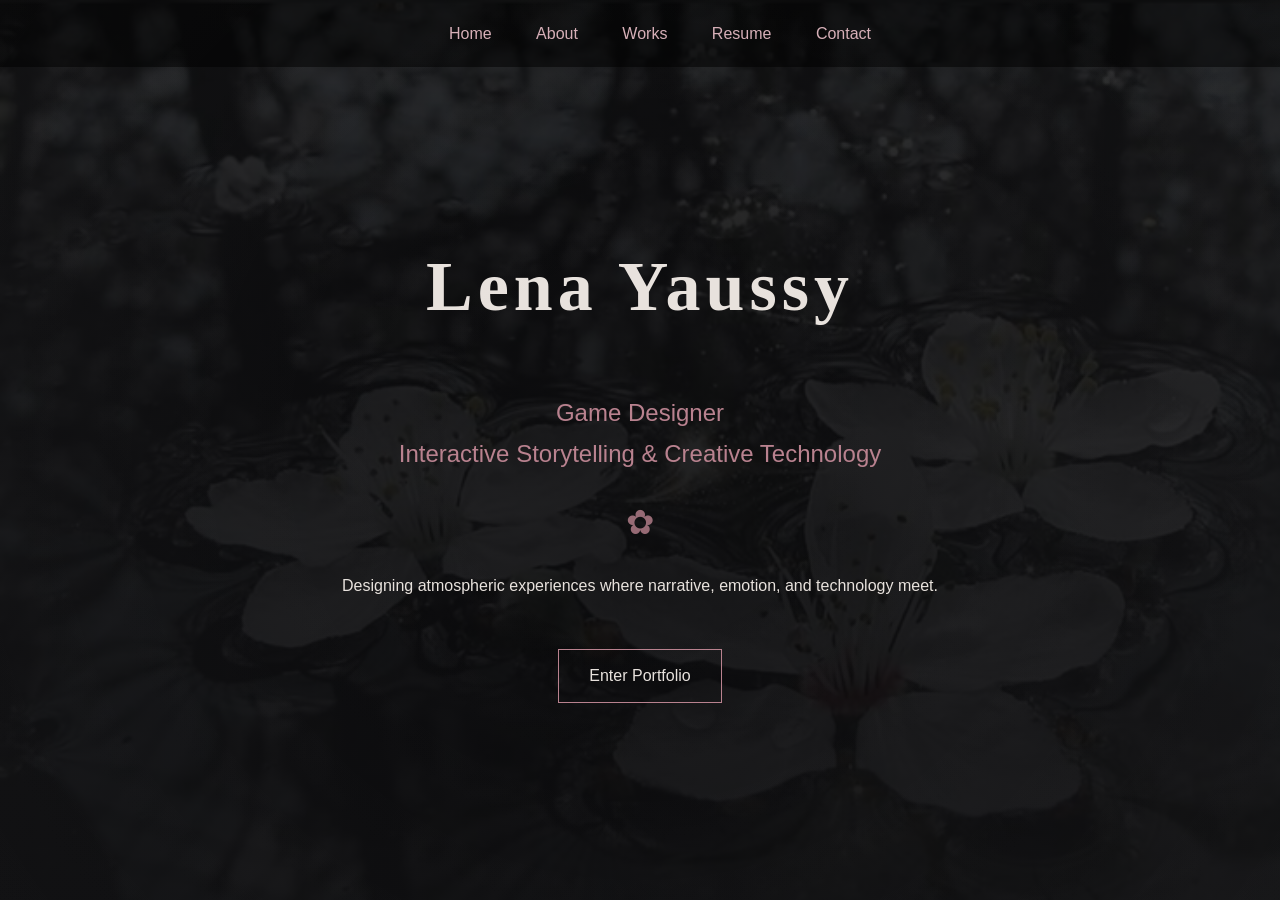
<file: index.html>
<!DOCTYPE html>
<html>

<head>
    <title>Lena Yaussy | Game Designer</title>
    <link rel="stylesheet" href="style.css">
</head>

<body>

<nav>

<a href="index.html">Home</a>

<a href="about.html">About</a>

<a href="works.html">Works</a>

<a href="resume.html">Resume</a>

<a href="contact.html">Contact</a>

</nav>


<header class="hero">

   <h1>Lena Yaussy</h1>

<h2>Game Designer<br>
Interactive Storytelling & Creative Technology</h2>

<p class="symbol">✿</p>

    <p>
        Designing atmospheric experiences where
        narrative, emotion, and technology meet.
    </p>

    <a class="button" href="works.html">
        Enter Portfolio
    </a>
</file>
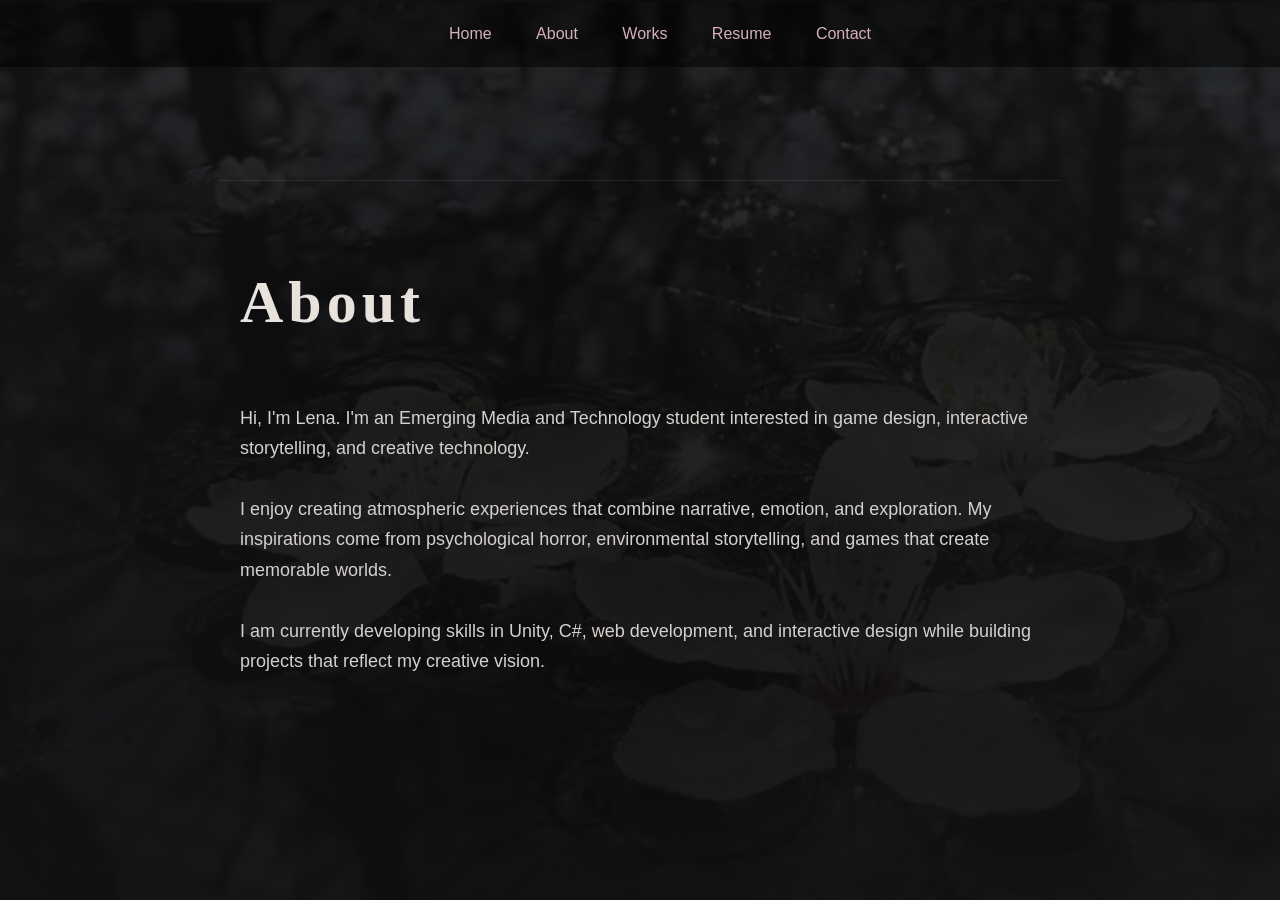
<file: about.html>
<!DOCTYPE html>
<html>

<head>

<title>About | Lena Yaussy</title>

<link rel="stylesheet" href="style.css">

</head>


<body>


<nav>

<a href="index.html">Home</a>

<a href="about.html">About</a>

<a href="works.html">Works</a>

<a href="resume.html">Resume</a>

<a href="contact.html">Contact</a>

</nav>



<section class="page">

<h1>About</h1>


<p>
Hi, I'm Lena. I'm an Emerging Media and Technology student interested in
game design, interactive storytelling, and creative technology.
</p>


<p>
I enjoy creating atmospheric experiences that combine narrative,
emotion, and exploration. My inspirations come from psychological horror,
environmental storytelling, and games that create memorable worlds.
</p>


<p>
I am currently developing skills in Unity, C#, web development,
and interactive design while building projects that reflect my creative vision.
</p>


</section>


</body>

</html>
</file>
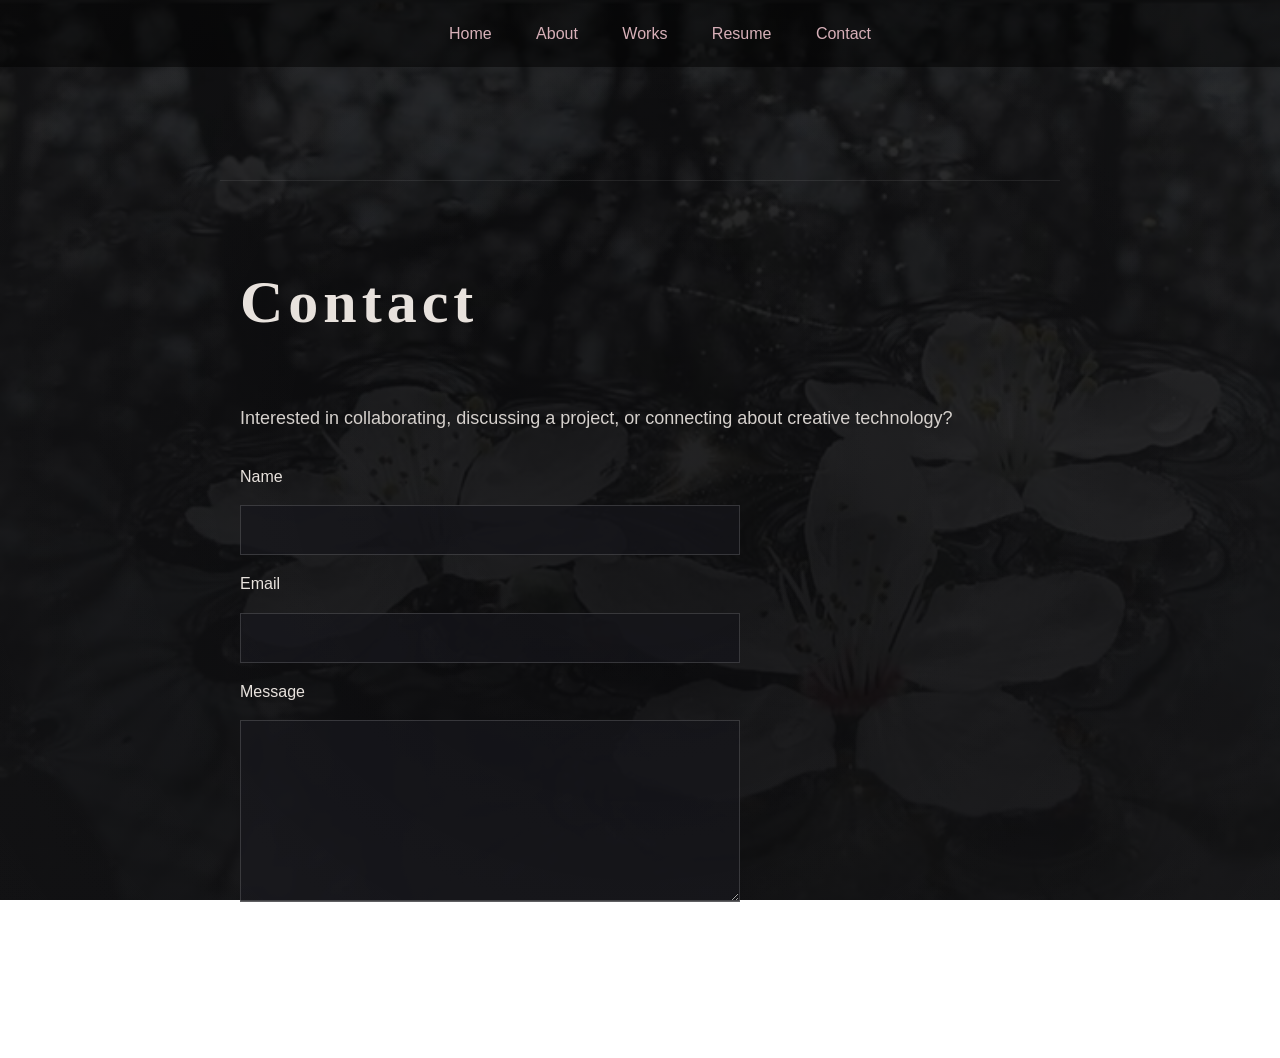
<file: contact.html>
<!DOCTYPE html>
<html>

<head>

<title>Contact | Lena Yaussy</title>

<link rel="stylesheet" href="style.css">

</head>


<body>


<nav>

<a href="index.html">Home</a>

<a href="about.html">About</a>

<a href="works.html">Works</a>

<a href="resume.html">Resume</a>

<a href="contact.html">Contact</a>

</nav>



<section class="page">


<h1>Contact</h1>


<p>
Interested in collaborating, discussing a project,
or connecting about creative technology?
</p>



<form action="https://formspree.io/f/xlgqgeoj" method="POST" class="contact-form">


<label>
Name
</label>

<input type="text" name="name">



<label>
Email
</label>

<input type="email" name="email">



<label>
Message
</label>

<textarea name="message"></textarea>



<button type="submit">
Send Message
</button>


</form>


</section>


</body>

</html>
</file>
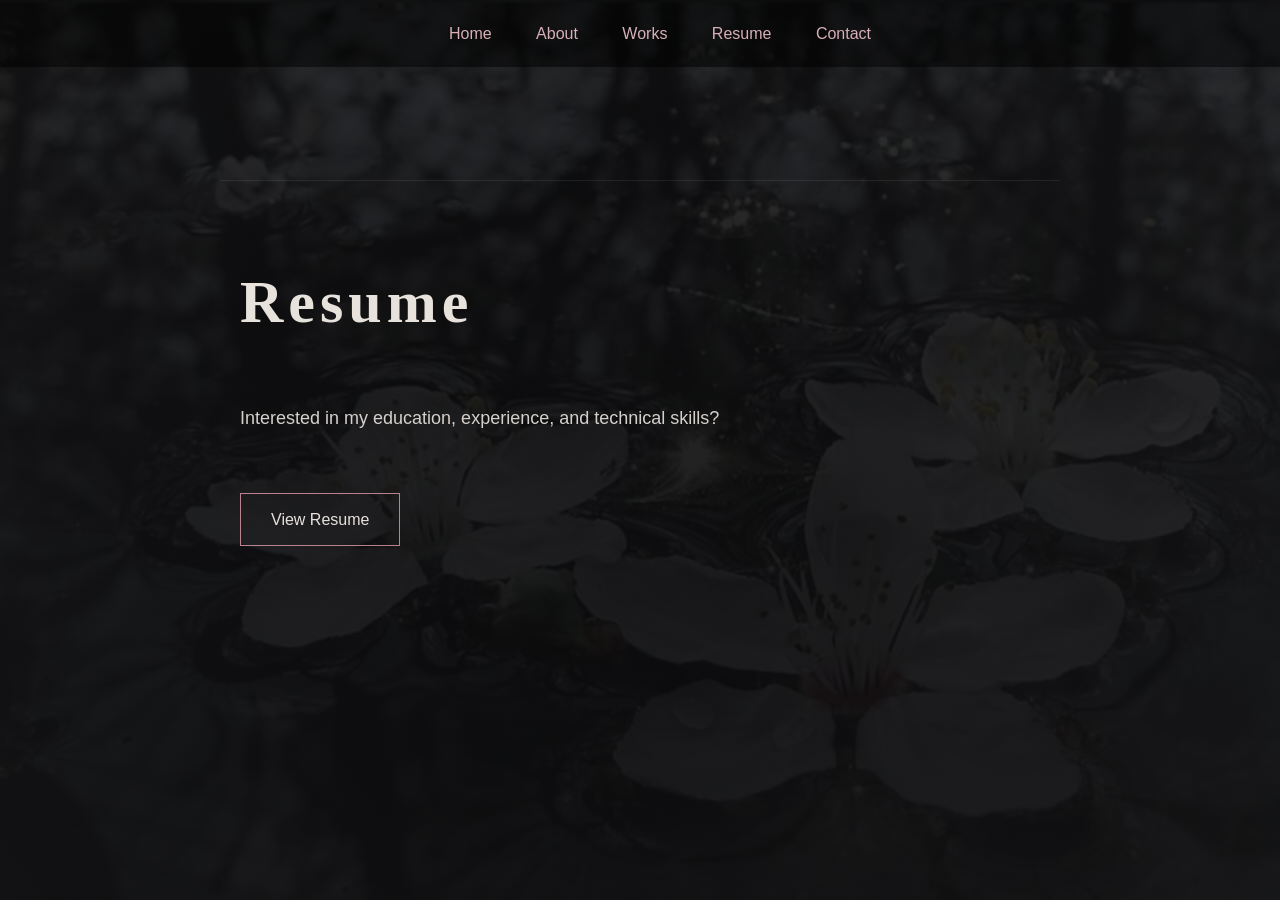
<file: resume.html>
<!DOCTYPE html>
<html>

<head>

<title>Resume | Lena Yaussy</title>

<link rel="stylesheet" href="style.css">

</head>


<body>


<nav>

<a href="index.html">Home</a>

<a href="about.html">About</a>

<a href="works.html">Works</a>

<a href="resume.html">Resume</a>

<a href="contact.html">Contact</a>

</nav>



<section class="page">


<h1>Resume</h1>


<p>
Interested in my education, experience, and technical skills?
</p>


<a class="button" href="assets/resume.pdf" target="_blank">
View Resume
</a>


</section>


</body>

</html>
</file>
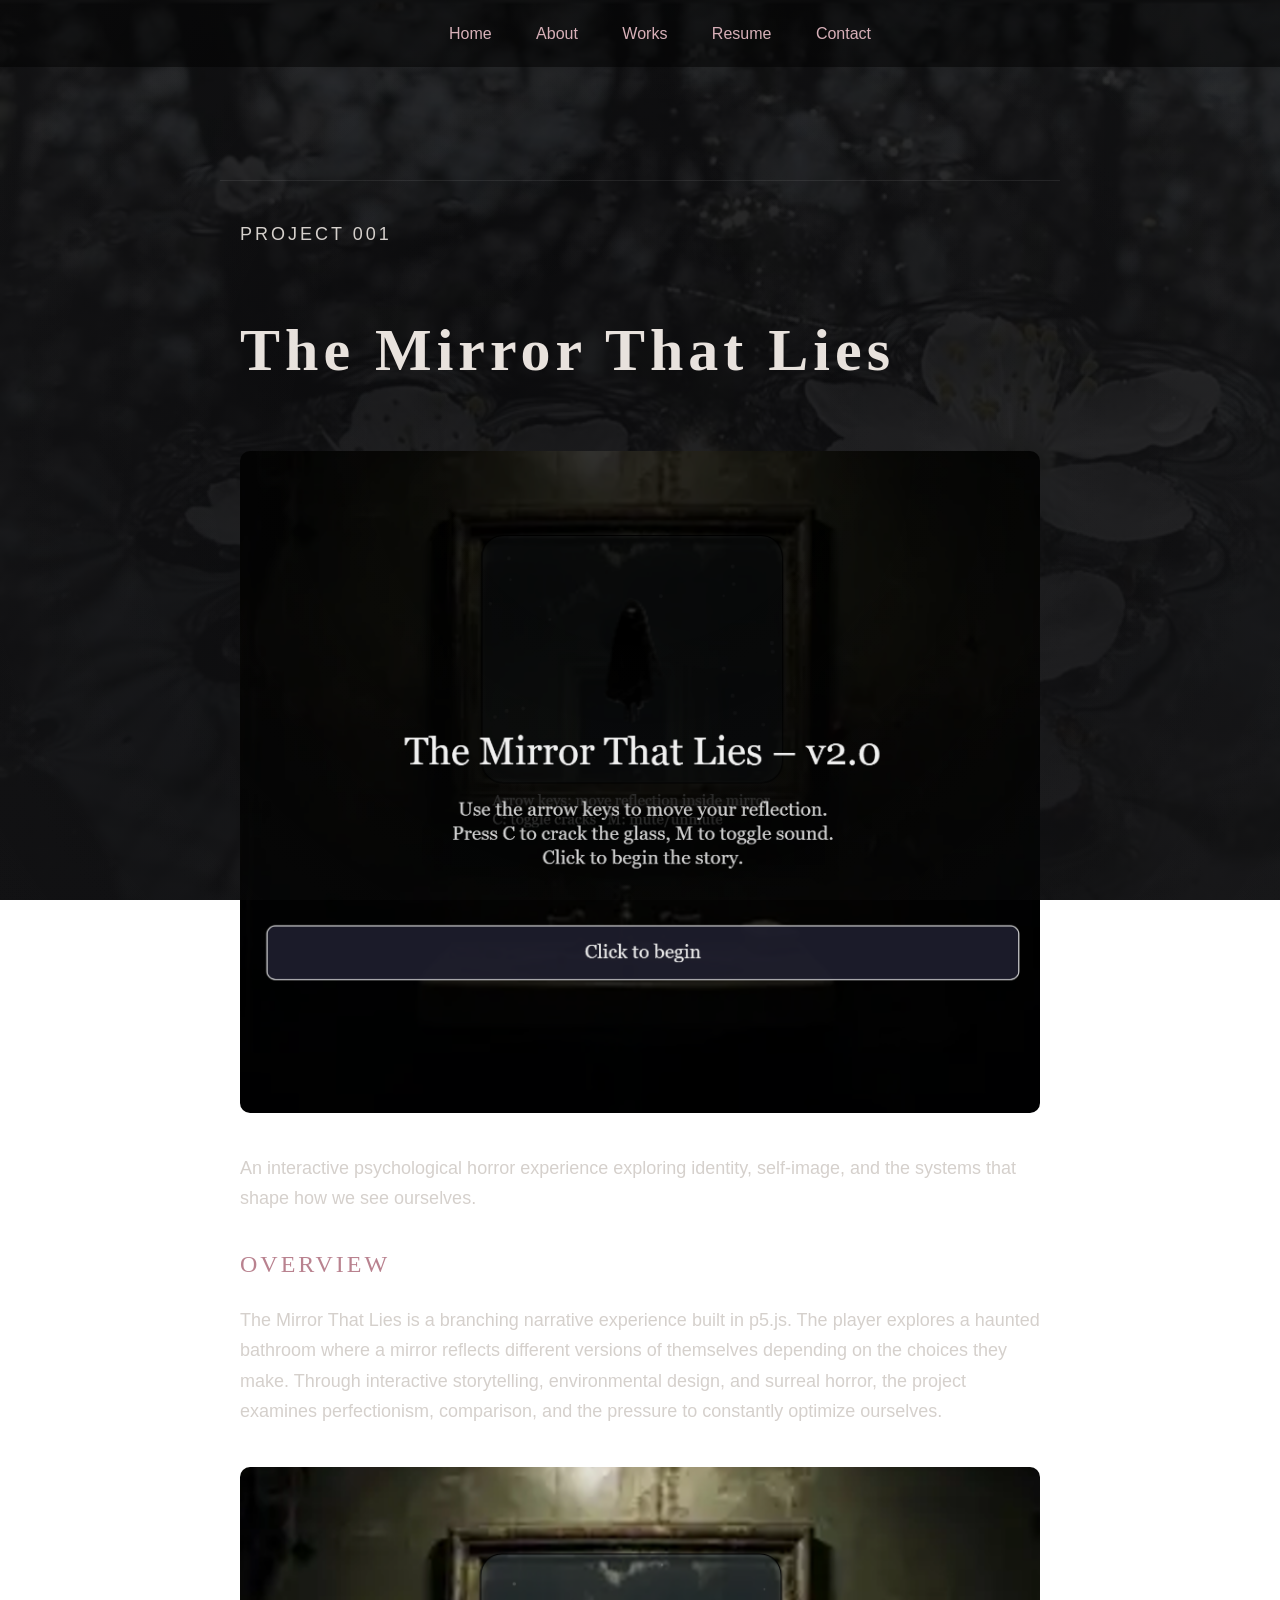
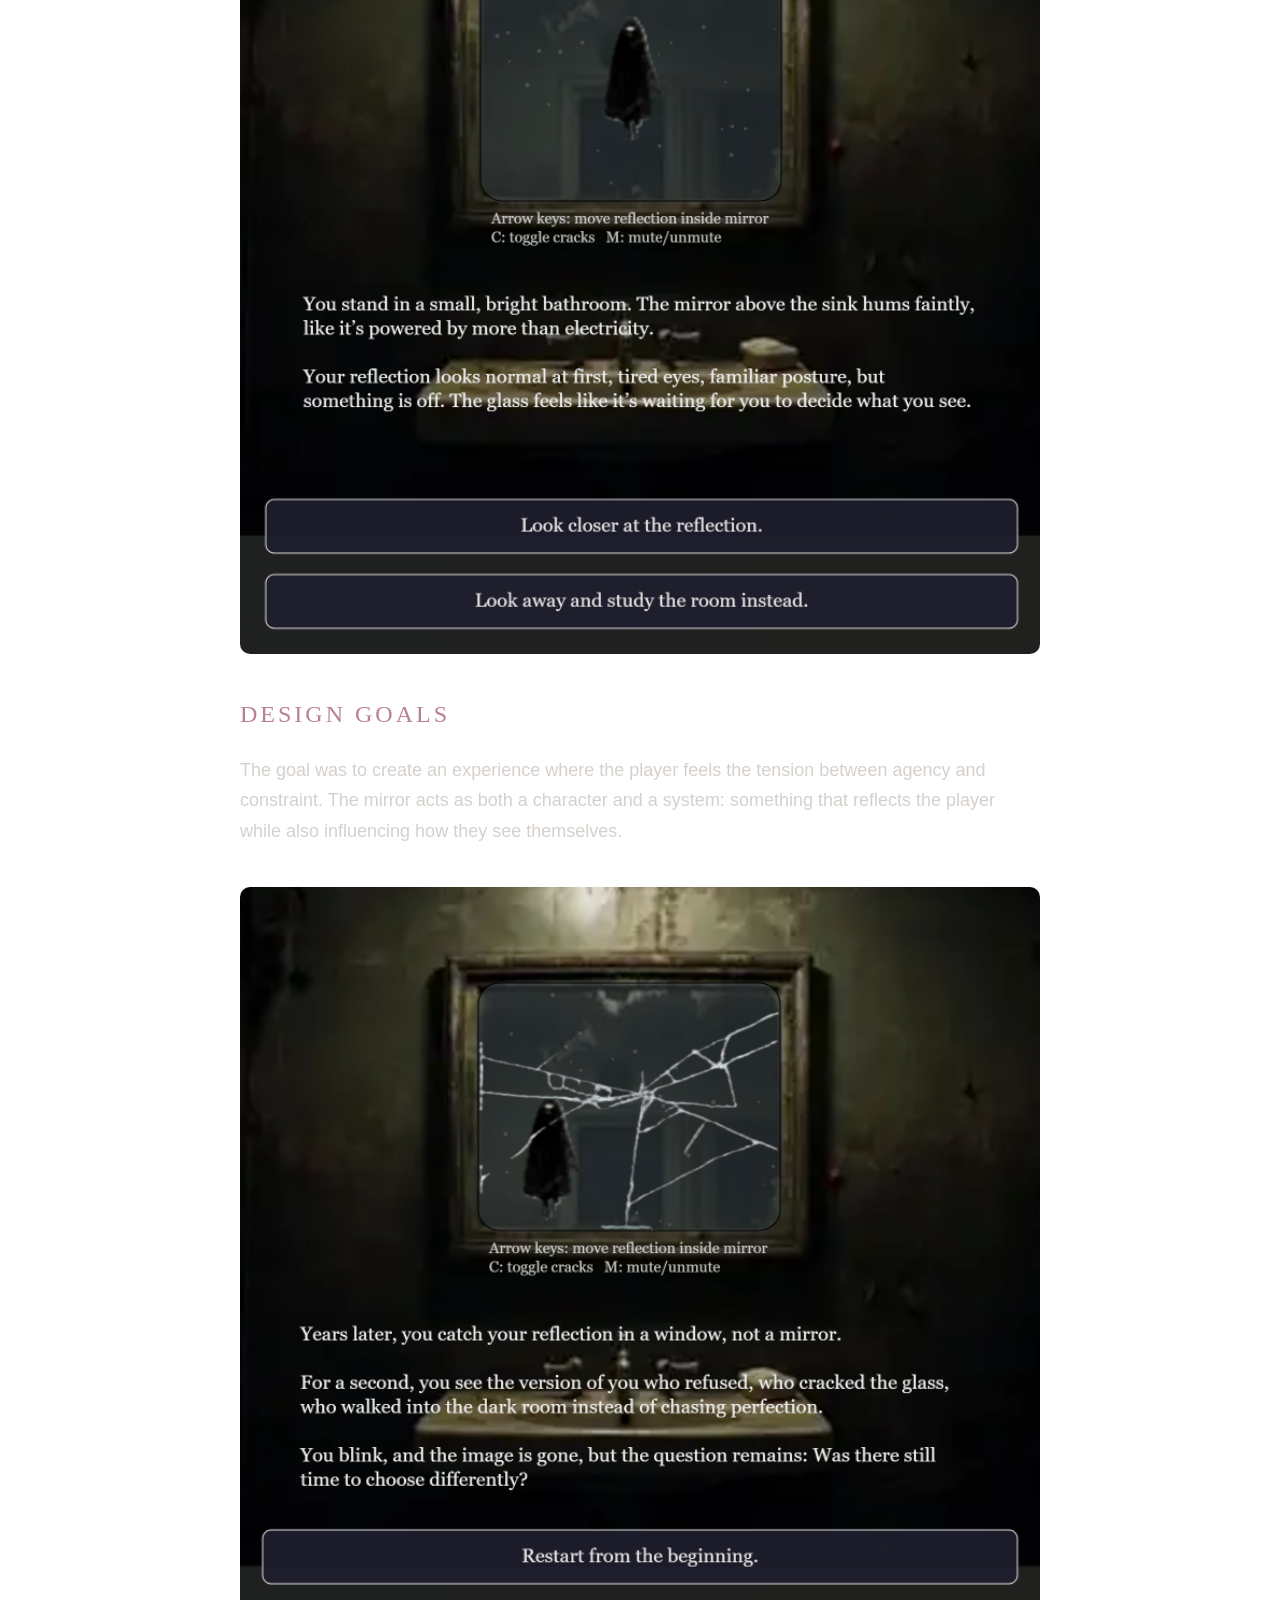
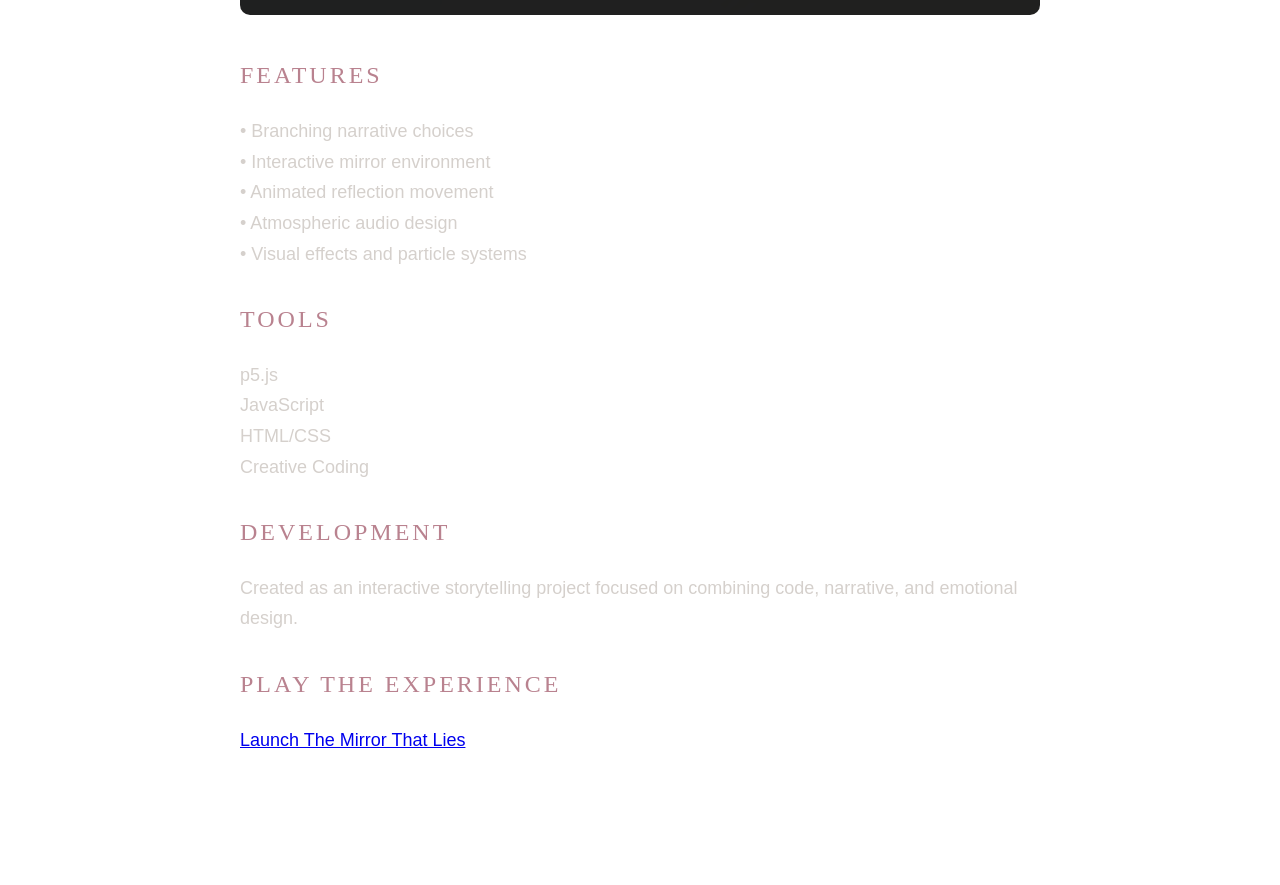
<file: the-mirror-that-lies.html>
<!DOCTYPE html>
<html>

<head>

<title>The Mirror That Lies | Lena Yaussy</title>

<link rel="stylesheet" href="style.css">

</head>


<body>


<nav>

<a href="index.html">Home</a>

<a href="about.html">About</a>

<a href="works.html">Works</a>

<a href="resume.html">Resume</a>

<a href="contact.html">Contact</a>

</nav>



<section class="page">


<p class="project-number">
PROJECT 001
</p>


<h1>
The Mirror That Lies
</h1>
  
<img 
src="assets/images/mirror-title.png"
class="project-image">

<p>
An interactive psychological horror experience exploring identity,
self-image, and the systems that shape how we see ourselves.
</p>



<h2>
Overview
</h2>


<p>
The Mirror That Lies is a branching narrative experience built in p5.js.
The player explores a haunted bathroom where a mirror reflects different
versions of themselves depending on the choices they make.

Through interactive storytelling, environmental design, and surreal horror,
the project examines perfectionism, comparison, and the pressure to
constantly optimize ourselves.
</p>

<img 
src="assets/images/mirror-scene.png"
class="project-image">

<h2>
Design Goals
</h2>


<p>
The goal was to create an experience where the player feels the tension
between agency and constraint.

The mirror acts as both a character and a system:
something that reflects the player while also influencing how they see
themselves.
</p>

<img 
src="assets/images/mirror-choice.png"
class="project-image">


<h2>
Features</h2>


<p>
• Branching narrative choices<br>
• Interactive mirror environment<br>
• Animated reflection movement<br>
• Atmospheric audio design<br>
• Visual effects and particle systems
</p>



<h2>
Tools</h2>


<p>
p5.js<br>
JavaScript<br>
HTML/CSS<br>
Creative Coding
</p>



<h2>
Development</h2>


<p>
Created as an interactive storytelling project focused on combining
code, narrative, and emotional design.
</p>



<h2>
Play the Experience</h2>


<p>
<a href="https://editor.p5js.org/LenaYaussy/full/E21-qb9-C" target="_blank">
Launch The Mirror That Lies
</a>
</p>



</section>


</body>

</html>
</file>
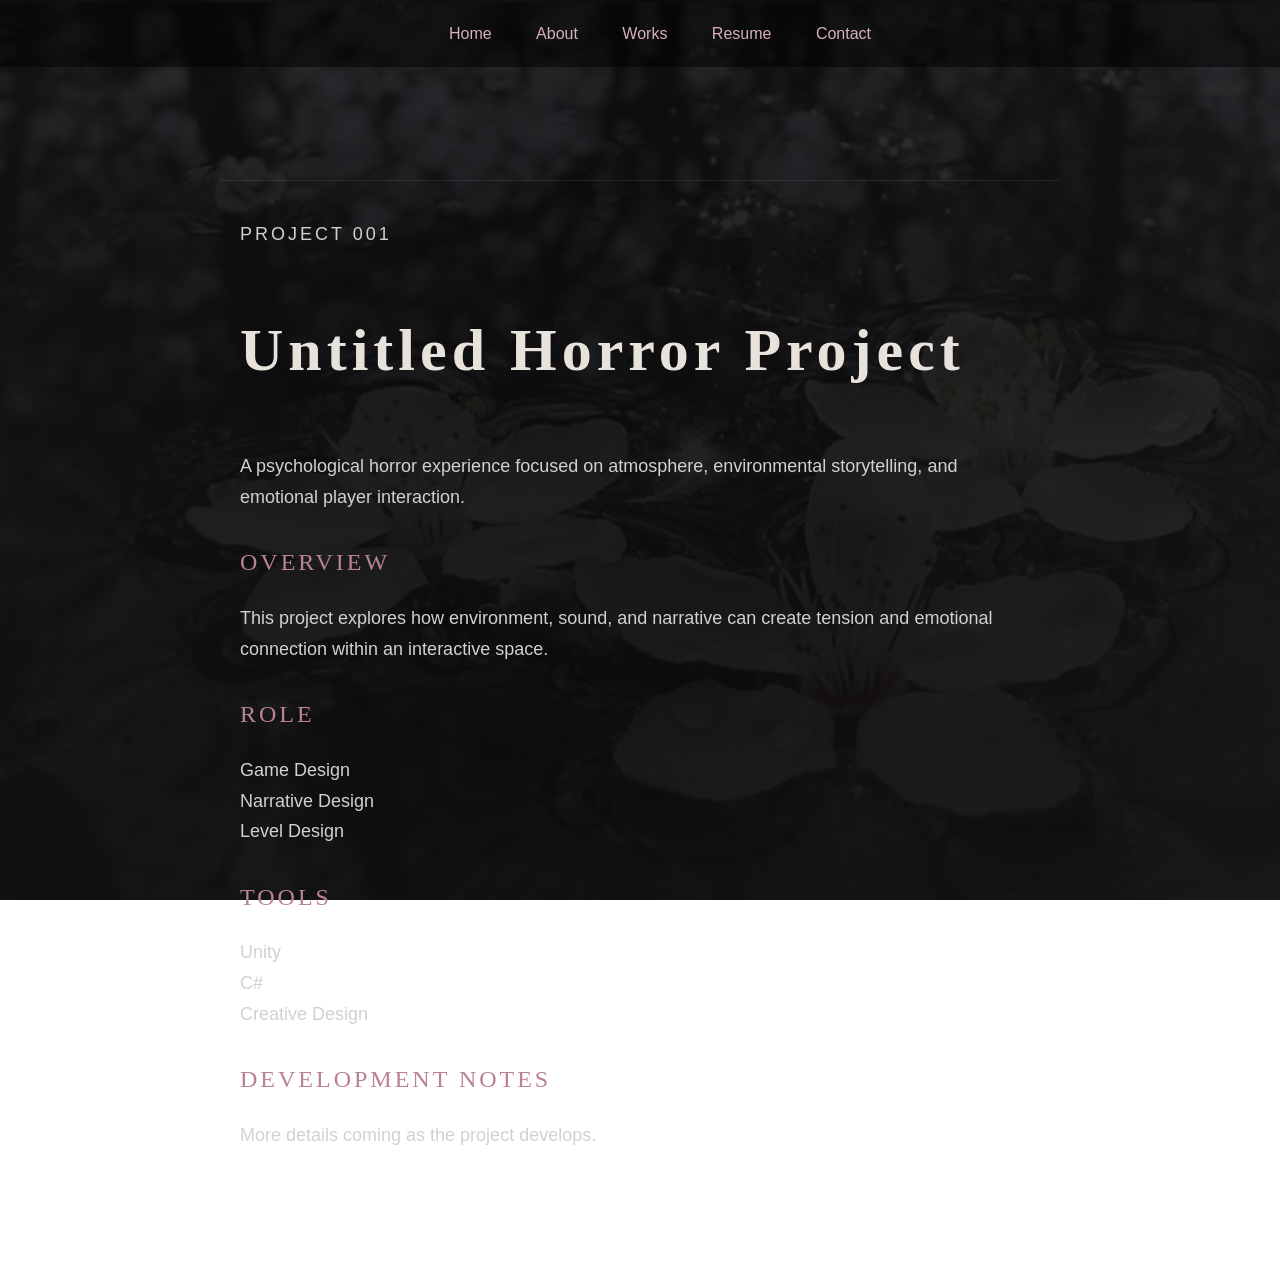
<file: untitled-horror.html>
<!DOCTYPE html>
<html>

<head>

<title>Untitled Horror Project | Lena Yaussy</title>

<link rel="stylesheet" href="style.css">

</head>


<body>


<nav>

<a href="index.html">Home</a>

<a href="about.html">About</a>

<a href="works.html">Works</a>

<a href="resume.html">Resume</a>

<a href="contact.html">Contact</a>

</nav>



<section class="page">


<p class="project-number">
PROJECT 001
</p>


<h1>
Untitled Horror Project
</h1>



<p>
A psychological horror experience focused on atmosphere,
environmental storytelling, and emotional player interaction.
</p>



<h2>
Overview
</h2>


<p>
This project explores how environment, sound, and narrative
can create tension and emotional connection within an interactive space.
</p>



<h2>
Role
</h2>


<p>
Game Design<br>
Narrative Design<br>
Level Design
</p>



<h2>
Tools
</h2>


<p>
Unity<br>
C#<br>
Creative Design
</p>



<h2>
Development Notes
</h2>


<p>
More details coming as the project develops.
</p>


</section>


</body>

</html>
</file>
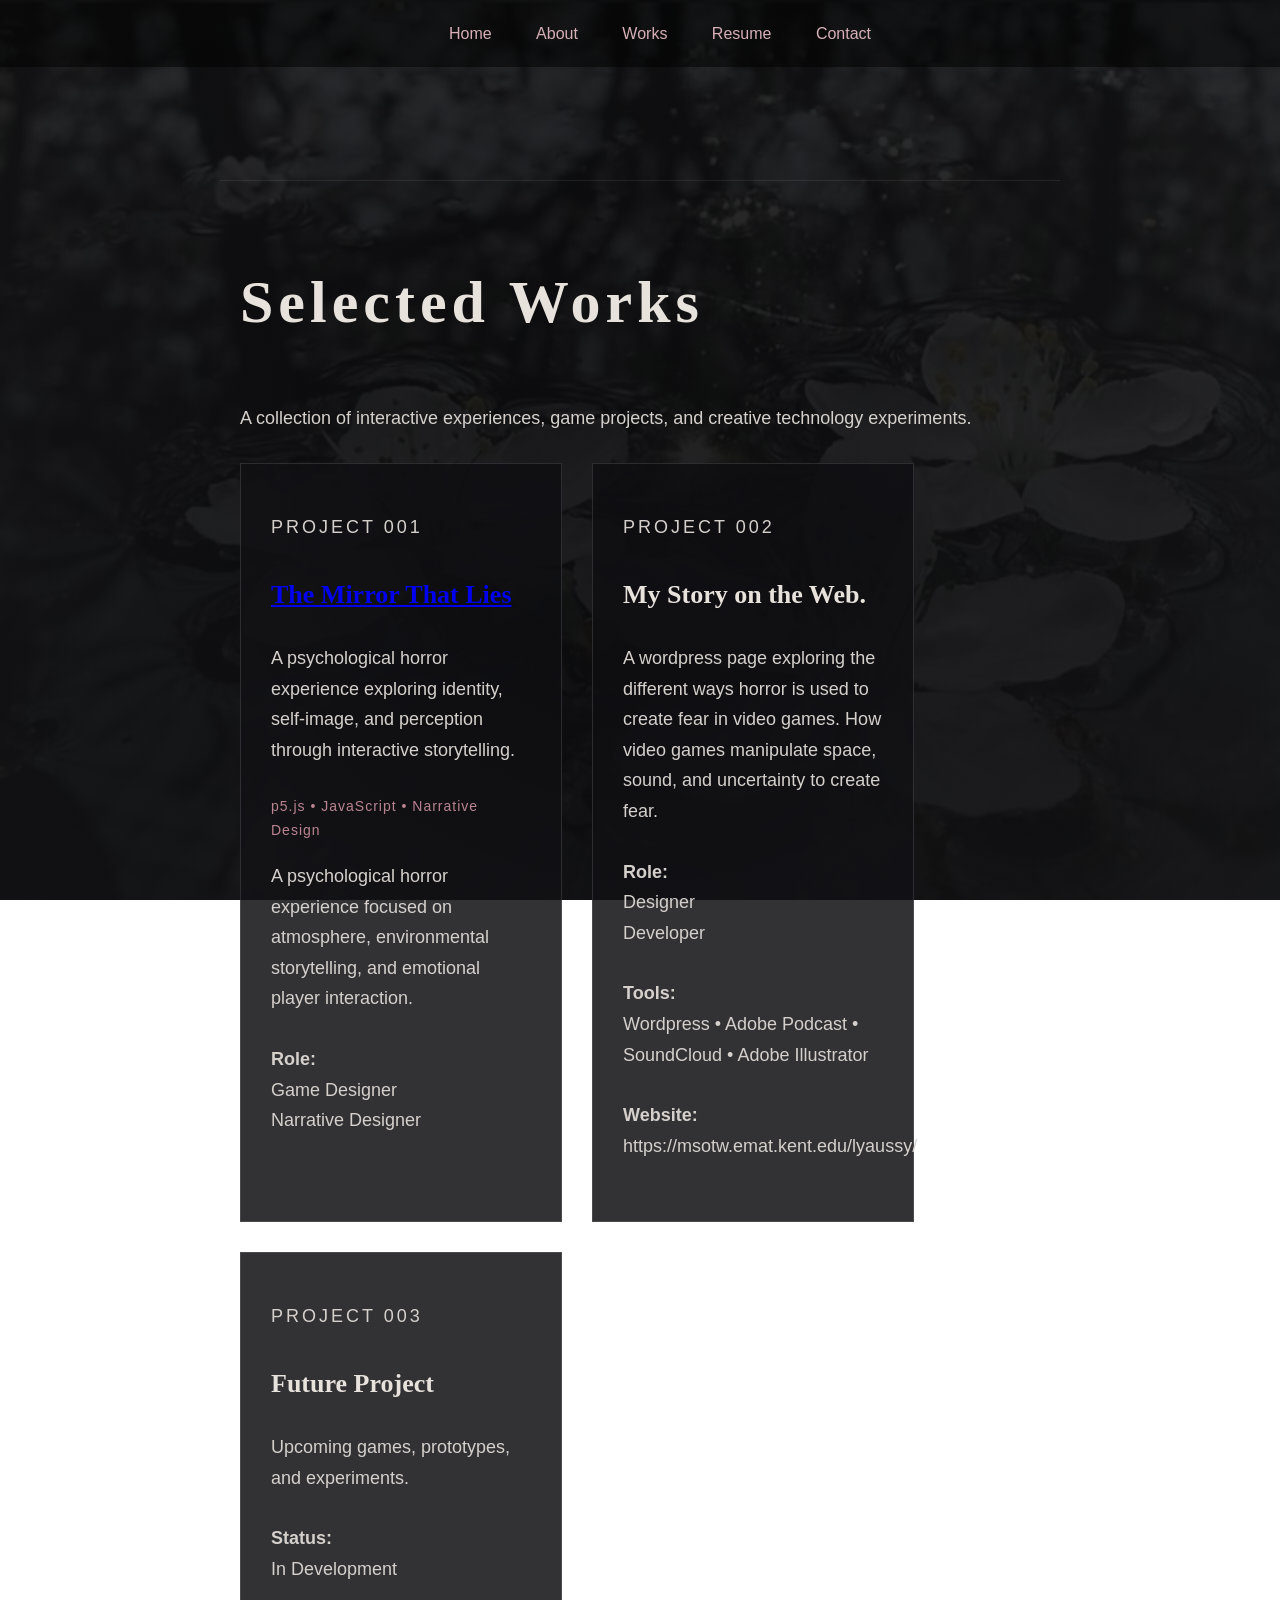
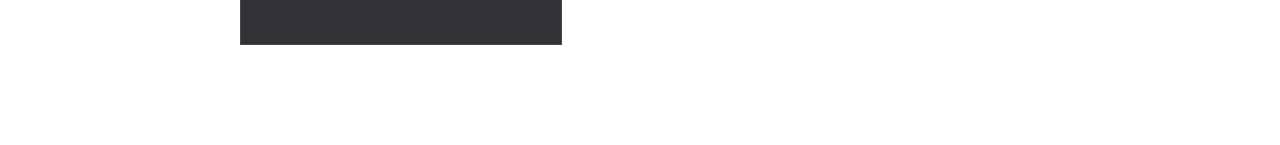
<file: works.html>
<!DOCTYPE html>
<html>

<head>

<title>Works | Lena Yaussy</title>

<link rel="stylesheet" href="style.css">

</head>


<body>


<nav>

<a href="index.html">Home</a>

<a href="about.html">About</a>

<a href="works.html">Works</a>

<a href="resume.html">Resume</a>

<a href="contact.html">Contact</a>

</nav>



<section class="page">


<h1>Selected Works</h1>


<p>
A collection of interactive experiences, game projects,
and creative technology experiments.
</p>



<div class="projects">



<div class="card">


<p class="project-number">
PROJECT 001
</p>


<h3>
<a href="the-mirror-that-lies.html">
The Mirror That Lies
</a>
</h3>


<p>
A psychological horror experience exploring identity,
self-image, and perception through interactive storytelling.
</p>


<span>
p5.js • JavaScript • Narrative Design
</span>


<p>
A psychological horror experience focused on atmosphere,
environmental storytelling, and emotional player interaction.
</p>


<p>
<strong>Role:</strong><br>
Game Designer<br>
Narrative Designer
</p>





</div>




<div class="card">


<p class="project-number">
PROJECT 002
</p>


<h3>My Story on the Web.</h3>


<p>
A wordpress page exploring the different ways horror is used to create fear in video games. 
How video games manipulate space, sound, and uncertainty to create fear.
</p>


<p>
<strong>Role:</strong><br>
Designer<br>
Developer
</p>


<p>
<strong>Tools:</strong><br>
Wordpress • Adobe Podcast • SoundCloud • Adobe Illustrator
</p>

  
<p>
<strong>Website:</strong><br>
https://msotw.emat.kent.edu/lyaussy/
</p>


</div>




<div class="card">


<p class="project-number">
PROJECT 003
</p>


<h3>Future Project</h3>


<p>
Upcoming games, prototypes, and experiments.
</p>


<p>
<strong>Status:</strong><br>
In Development
</p>


</div>



</div>


</section>


</body>

</html>
</file>
<file: style.css>
html {
    scroll-behavior: smooth;
}
body {

background:
linear-gradient(
rgba(10,10,12,0.80),
rgba(10,10,12,0.92)
),
url("assets/background.jpg");

background-size: cover;
background-attachment: fixed;

color:#e8e2dd;

font-family: Arial, sans-serif;

margin:0;

line-height:1.7;

}



nav {

position:fixed;

top:0;

width:100%;

padding:20px;

background:rgba(0,0,0,0.5);

text-align:center;

}



nav a {

color:#d7b0b8;

text-decoration:none;

margin:20px;

font-size:16px;

}



nav a:hover {

color:white;

}



.hero {

text-align:center;

padding:180px 20px 120px;

}



h1 {

font-family: Georgia, serif;

font-size:70px;

letter-spacing:5px;

}



h2 {

color:#b9828f;

font-weight:normal;

}



section {

max-width:900px;

margin:80px auto;

padding:20px;

}



.button {

display:inline-block;

margin-top:30px;

padding:12px 30px;

border:1px solid #b9828f;

color:#e8e2dd;

text-decoration:none;

}



.button:hover {

background:#6b1f2b;

}



.projects {

display:flex;

gap:30px;

flex-wrap:wrap;

}



.card {

background:rgba(15,15,18,0.85);

border:1px solid rgba(255,255,255,0.12);

padding:30px;

width:260px;

transition:0.3s;

}


.card:hover {

transform:translateY(-8px);

border-color:#b9828f;

}
body::before {

content:"";

position:fixed;

top:0;
left:0;

width:100%;
height:100%;

background:
radial-gradient(
circle,
transparent 20%,
rgba(255,255,255,0.03)
);

pointer-events:none;

}

.symbol {

font-size:34px;

color:#b9828f;

margin-top:30px;

opacity:0.8;

}


.hero p {

max-width:600px;

margin:20px auto;

}



.card span {

display:block;

margin-top:20px;

font-size:14px;

color:#b9828f;

letter-spacing:1px;

}



.card h3 {

font-family:Georgia, serif;

font-size:26px;

}

.divider {

text-align:center;

font-size:25px;

color:#b9828f;

margin-bottom:10px;

opacity:0.75;

}

section {

border-top: 1px solid rgba(255,255,255,0.08);

padding-top:60px;

}


section h2 {

font-family: Georgia, serif;

letter-spacing:3px;

text-transform:uppercase;

}

.project-number {

font-size:12px;

letter-spacing:3px;

color:#b9828f;

}


section,
.hero {

animation: fadeIn 1.5s ease;

}


@keyframes fadeIn {

from {

opacity:0;

transform:translateY(20px);

}


to {

opacity:1;

transform:translateY(0);

}


    @media (max-width:700px) {


h1 {

font-size:42px;

}


nav a {

margin:8px;

font-size:14px;

}


.projects {

justify-content:center;

}


.card {

width:80%;

}


}

body {

letter-spacing:0.5px;

}


a {

transition:0.3s;

}


a:hover {

opacity:0.7;

}

}

.page {

max-width:800px;

margin:180px auto 80px;

padding:20px;

}



.page h1 {

font-family:Georgia, serif;

font-size:60px;

color:#e8e2dd;

}



.page p {

font-size:18px;

margin-bottom:30px;

color:#d5d0cc;

}

.project-number {

font-size:12px;

letter-spacing:3px;

color:#b9828f;

margin-bottom:15px;

}
 .contact-form {

display:flex;

flex-direction:column;

gap:15px;

max-width:500px;

}



.contact-form input,
.contact-form textarea {

background:rgba(20,20,25,0.8);

border:1px solid rgba(255,255,255,0.15);

padding:15px;

color:white;

font-size:16px;

}



.contact-form textarea {

height:150px;

}



.contact-form button {

width:fit-content;

padding:12px 25px;

background:none;

border:1px solid rgba(255,255,255,0.3);

color:white;

cursor:pointer;

}



.contact-form button:hover {

border-color:#b9828f;

}

.project-image {

width:100%;

max-width:900px;

margin:40px auto;

display:block;

border-radius:10px;

}
</file>
